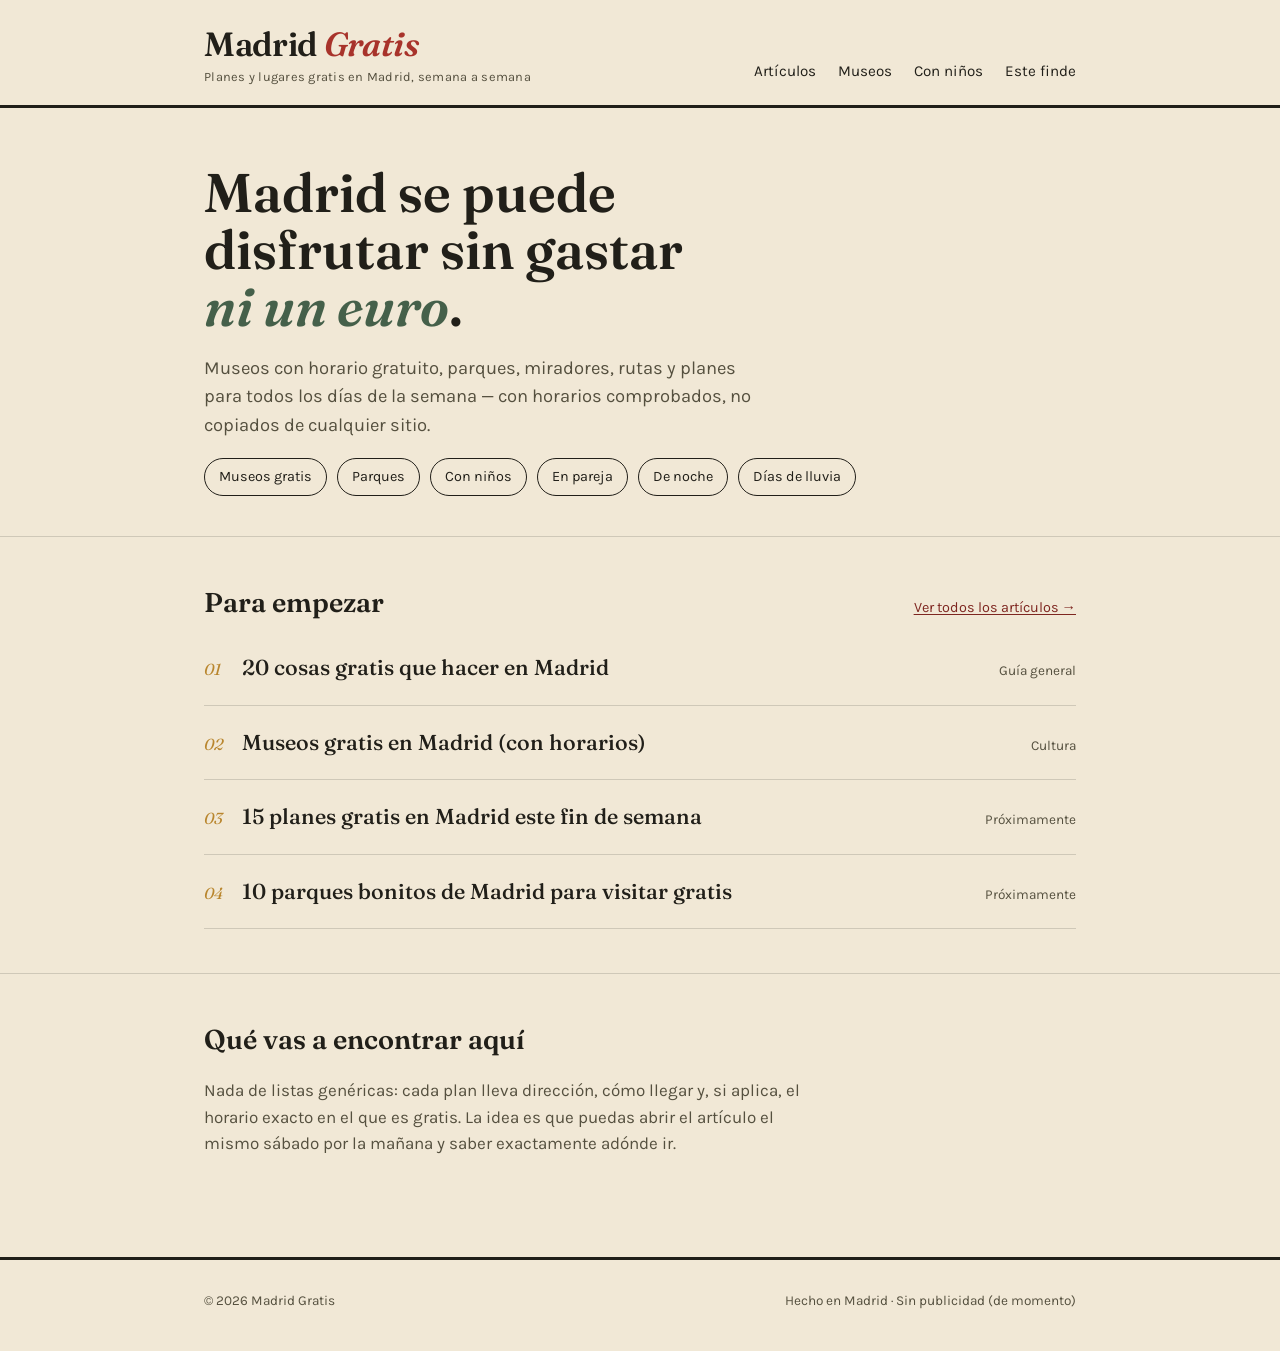
<file: index.html>
<!DOCTYPE html>
<html lang="es">
<head>
<meta charset="UTF-8">
<meta name="viewport" content="width=device-width, initial-scale=1.0">
<title>Madrid Gratis — Planes, lugares y actividades gratis en Madrid</title>
<meta name="description" content="Guía de planes gratis en Madrid: museos, parques, miradores, rutas y actividades para hacer sin gastar ni un euro.">
<link rel="preconnect" href="https://fonts.googleapis.com">
<link href="https://fonts.googleapis.com/css2?family=Fraunces:ital,wght@0,500;0,600;1,500&family=Karla:wght@400;500;700&display=swap" rel="stylesheet">
<link rel="stylesheet" href="css/style.css">
<script async src="https://pagead2.googlesyndication.com/pagead/js/adsbygoogle.js?client=ca-pub-6745430115772287"
     crossorigin="anonymous"></script>
</head>
<body>

<header class="masthead">
  <div class="wrap">
    <div>
      <a href="index.html" class="brand">Madrid <span>Gratis</span></a>
      <div class="kicker">Planes y lugares gratis en Madrid, semana a semana</div>
    </div>
    <nav>
      <a href="articulos.html">Artículos</a>
      <a href="articulos.html#museos">Museos</a>
      <a href="articulos.html#ninos">Con niños</a>
      <a href="articulos.html#finde">Este finde</a>
    </nav>
  </div>
</header>

<section class="hero">
  <div class="wrap">
    <h1>Madrid se puede disfrutar sin gastar <span class="pin">ni un euro</span>.</h1>
    <p>Museos con horario gratuito, parques, miradores, rutas y planes para todos los días de la semana — con horarios comprobados, no copiados de cualquier sitio.</p>
    <div class="cat-row">
      <a href="articulos.html#museos">Museos gratis</a>
      <a href="articulos.html#parques">Parques</a>
      <a href="articulos.html#ninos">Con niños</a>
      <a href="articulos.html#pareja">En pareja</a>
      <a href="articulos.html#noche">De noche</a>
      <a href="articulos.html#lluvia">Días de lluvia</a>
    </div>
  </div>
</section>

<section class="block">
  <div class="wrap">
    <div class="section-head">
      <h2>Para empezar</h2>
      <a class="all" href="articulos.html">Ver todos los artículos →</a>
    </div>
    <ul class="index-list">
      <li>
        <a href="articulos/20-cosas-gratis-que-hacer-en-madrid.html">
          <span class="num">01</span>
          <span class="title">20 cosas gratis que hacer en Madrid</span>
          <span class="tag">Guía general</span>
        </a>
      </li>
      <li>
        <a href="articulos/museos-gratis-en-madrid.html">
          <span class="num">02</span>
          <span class="title">Museos gratis en Madrid (con horarios)</span>
          <span class="tag">Cultura</span>
        </a>
      </li>
      <li>
        <a href="articulos.html">
          <span class="num">03</span>
          <span class="title">15 planes gratis en Madrid este fin de semana</span>
          <span class="tag">Próximamente</span>
        </a>
      </li>
      <li>
        <a href="articulos.html">
          <span class="num">04</span>
          <span class="title">10 parques bonitos de Madrid para visitar gratis</span>
          <span class="tag">Próximamente</span>
        </a>
      </li>
    </ul>
  </div>
</section>

<section class="block line-top">
  <div class="wrap">
    <div class="section-head">
      <h2>Qué vas a encontrar aquí</h2>
    </div>
    <p style="max-width:60ch; color:var(--ink-soft)">
      Nada de listas genéricas: cada plan lleva dirección, cómo llegar y, si aplica,
      el horario exacto en el que es gratis. La idea es que puedas abrir el artículo
      el mismo sábado por la mañana y saber exactamente adónde ir.
    </p>
  </div>
</section>

<footer>
  <div class="wrap">
    <span>© 2026 Madrid Gratis</span>
    <span>Hecho en Madrid · Sin publicidad (de momento)</span>
  </div>
</footer>

</body>
</html>
</file>
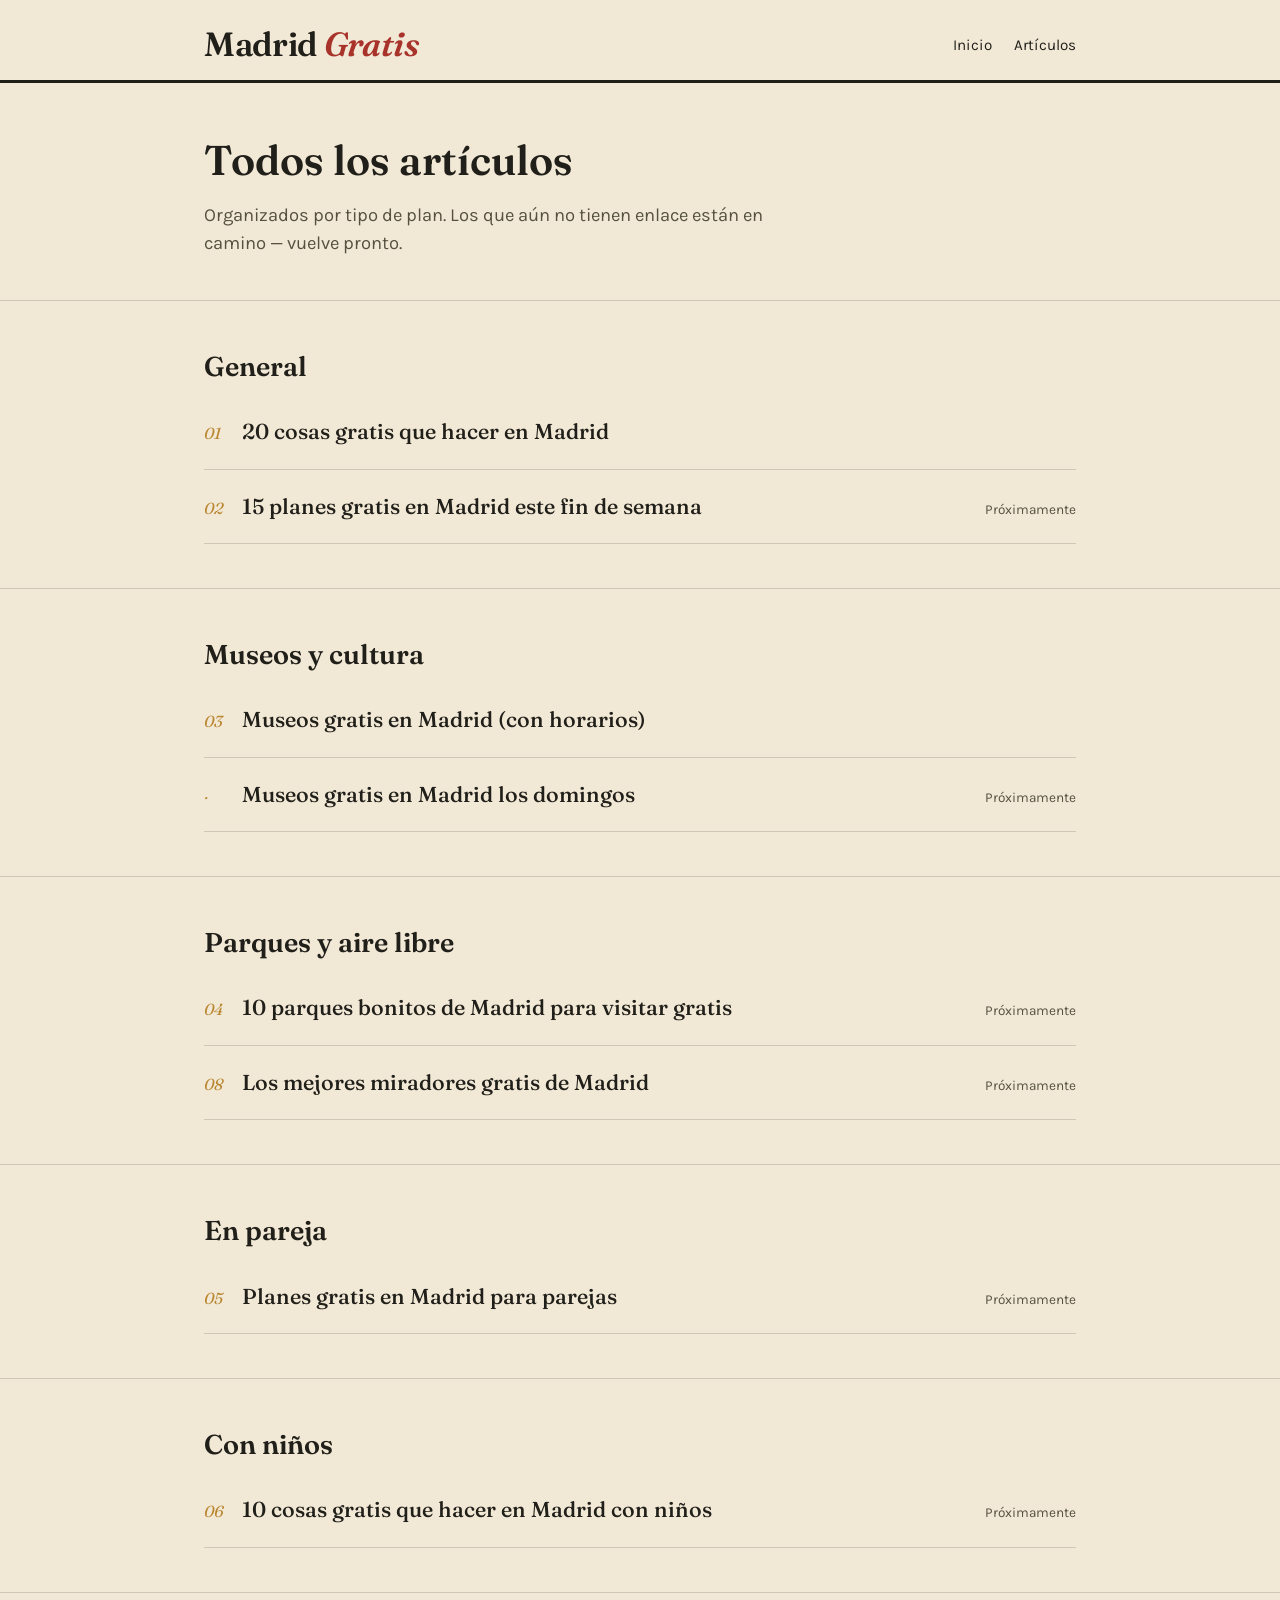
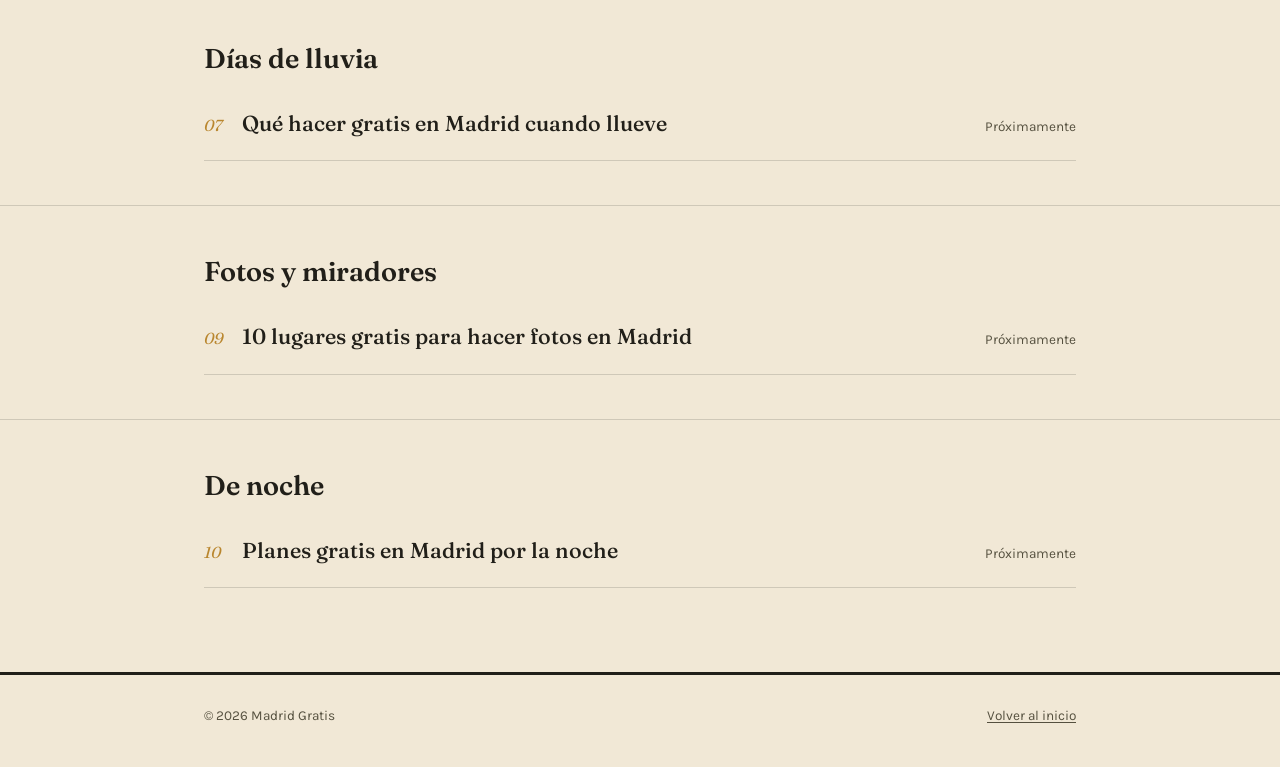
<file: articulos.html>
<!DOCTYPE html>
<html lang="es">
<head>
<meta charset="UTF-8">
<meta name="viewport" content="width=device-width, initial-scale=1.0">
<title>Todos los artículos — Madrid Gratis</title>
<meta name="description" content="Todos los planes y guías gratis de Madrid: museos, parques, niños, pareja, lluvia, miradores, fotos y planes nocturnos.">
<link href="https://fonts.googleapis.com/css2?family=Fraunces:ital,wght@0,500;0,600;1,500&family=Karla:wght@400;500;700&display=swap" rel="stylesheet">
<link rel="stylesheet" href="css/style.css">
<script async src="https://pagead2.googlesyndication.com/pagead/js/adsbygoogle.js?client=ca-pub-6745430115772287"
     crossorigin="anonymous"></script>
</head>
<body>

<header class="masthead">
  <div class="wrap">
    <a href="index.html" class="brand">Madrid <span>Gratis</span></a>
    <nav>
      <a href="index.html">Inicio</a>
      <a href="articulos.html">Artículos</a>
    </nav>
  </div>
</header>

<section class="hero" style="padding-bottom:24px;">
  <div class="wrap">
    <h1 style="max-width:none; font-size:clamp(1.8rem,4vw,2.6rem);">Todos los artículos</h1>
    <p>Organizados por tipo de plan. Los que aún no tienen enlace están en camino — vuelve pronto.</p>
  </div>
</section>

<section class="block" id="general">
  <div class="wrap">
    <div class="section-head"><h2>General</h2></div>
    <ul class="index-list">
      <li><a href="articulos/20-cosas-gratis-que-hacer-en-madrid.html"><span class="num">01</span><span class="title">20 cosas gratis que hacer en Madrid</span><span class="tag"></span></a></li>
      <li><a href="#"><span class="num">02</span><span class="title">15 planes gratis en Madrid este fin de semana</span><span class="tag">Próximamente</span></a></li>
    </ul>
  </div>
</section>

<section class="block line-top" id="museos">
  <div class="wrap">
    <div class="section-head"><h2>Museos y cultura</h2></div>
    <ul class="index-list">
      <li><a href="articulos/museos-gratis-en-madrid.html"><span class="num">03</span><span class="title">Museos gratis en Madrid (con horarios)</span><span class="tag"></span></a></li>
      <li><a href="#"><span class="num">·</span><span class="title">Museos gratis en Madrid los domingos</span><span class="tag">Próximamente</span></a></li>
    </ul>
  </div>
</section>

<section class="block line-top" id="parques">
  <div class="wrap">
    <div class="section-head"><h2>Parques y aire libre</h2></div>
    <ul class="index-list">
      <li><a href="#"><span class="num">04</span><span class="title">10 parques bonitos de Madrid para visitar gratis</span><span class="tag">Próximamente</span></a></li>
      <li><a href="#"><span class="num">08</span><span class="title">Los mejores miradores gratis de Madrid</span><span class="tag">Próximamente</span></a></li>
    </ul>
  </div>
</section>

<section class="block line-top" id="pareja">
  <div class="wrap">
    <div class="section-head"><h2>En pareja</h2></div>
    <ul class="index-list">
      <li><a href="#"><span class="num">05</span><span class="title">Planes gratis en Madrid para parejas</span><span class="tag">Próximamente</span></a></li>
    </ul>
  </div>
</section>

<section class="block line-top" id="ninos">
  <div class="wrap">
    <div class="section-head"><h2>Con niños</h2></div>
    <ul class="index-list">
      <li><a href="#"><span class="num">06</span><span class="title">10 cosas gratis que hacer en Madrid con niños</span><span class="tag">Próximamente</span></a></li>
    </ul>
  </div>
</section>

<section class="block line-top" id="lluvia">
  <div class="wrap">
    <div class="section-head"><h2>Días de lluvia</h2></div>
    <ul class="index-list">
      <li><a href="#"><span class="num">07</span><span class="title">Qué hacer gratis en Madrid cuando llueve</span><span class="tag">Próximamente</span></a></li>
    </ul>
  </div>
</section>

<section class="block line-top" id="fotos">
  <div class="wrap">
    <div class="section-head"><h2>Fotos y miradores</h2></div>
    <ul class="index-list">
      <li><a href="#"><span class="num">09</span><span class="title">10 lugares gratis para hacer fotos en Madrid</span><span class="tag">Próximamente</span></a></li>
    </ul>
  </div>
</section>

<section class="block line-top" id="noche">
  <div class="wrap">
    <div class="section-head"><h2>De noche</h2></div>
    <ul class="index-list">
      <li><a href="#"><span class="num">10</span><span class="title">Planes gratis en Madrid por la noche</span><span class="tag">Próximamente</span></a></li>
    </ul>
  </div>
</section>

<footer>
  <div class="wrap">
    <span>© 2026 Madrid Gratis</span>
    <a href="index.html">Volver al inicio</a>
  </div>
</footer>

</body>
</html>
</file>
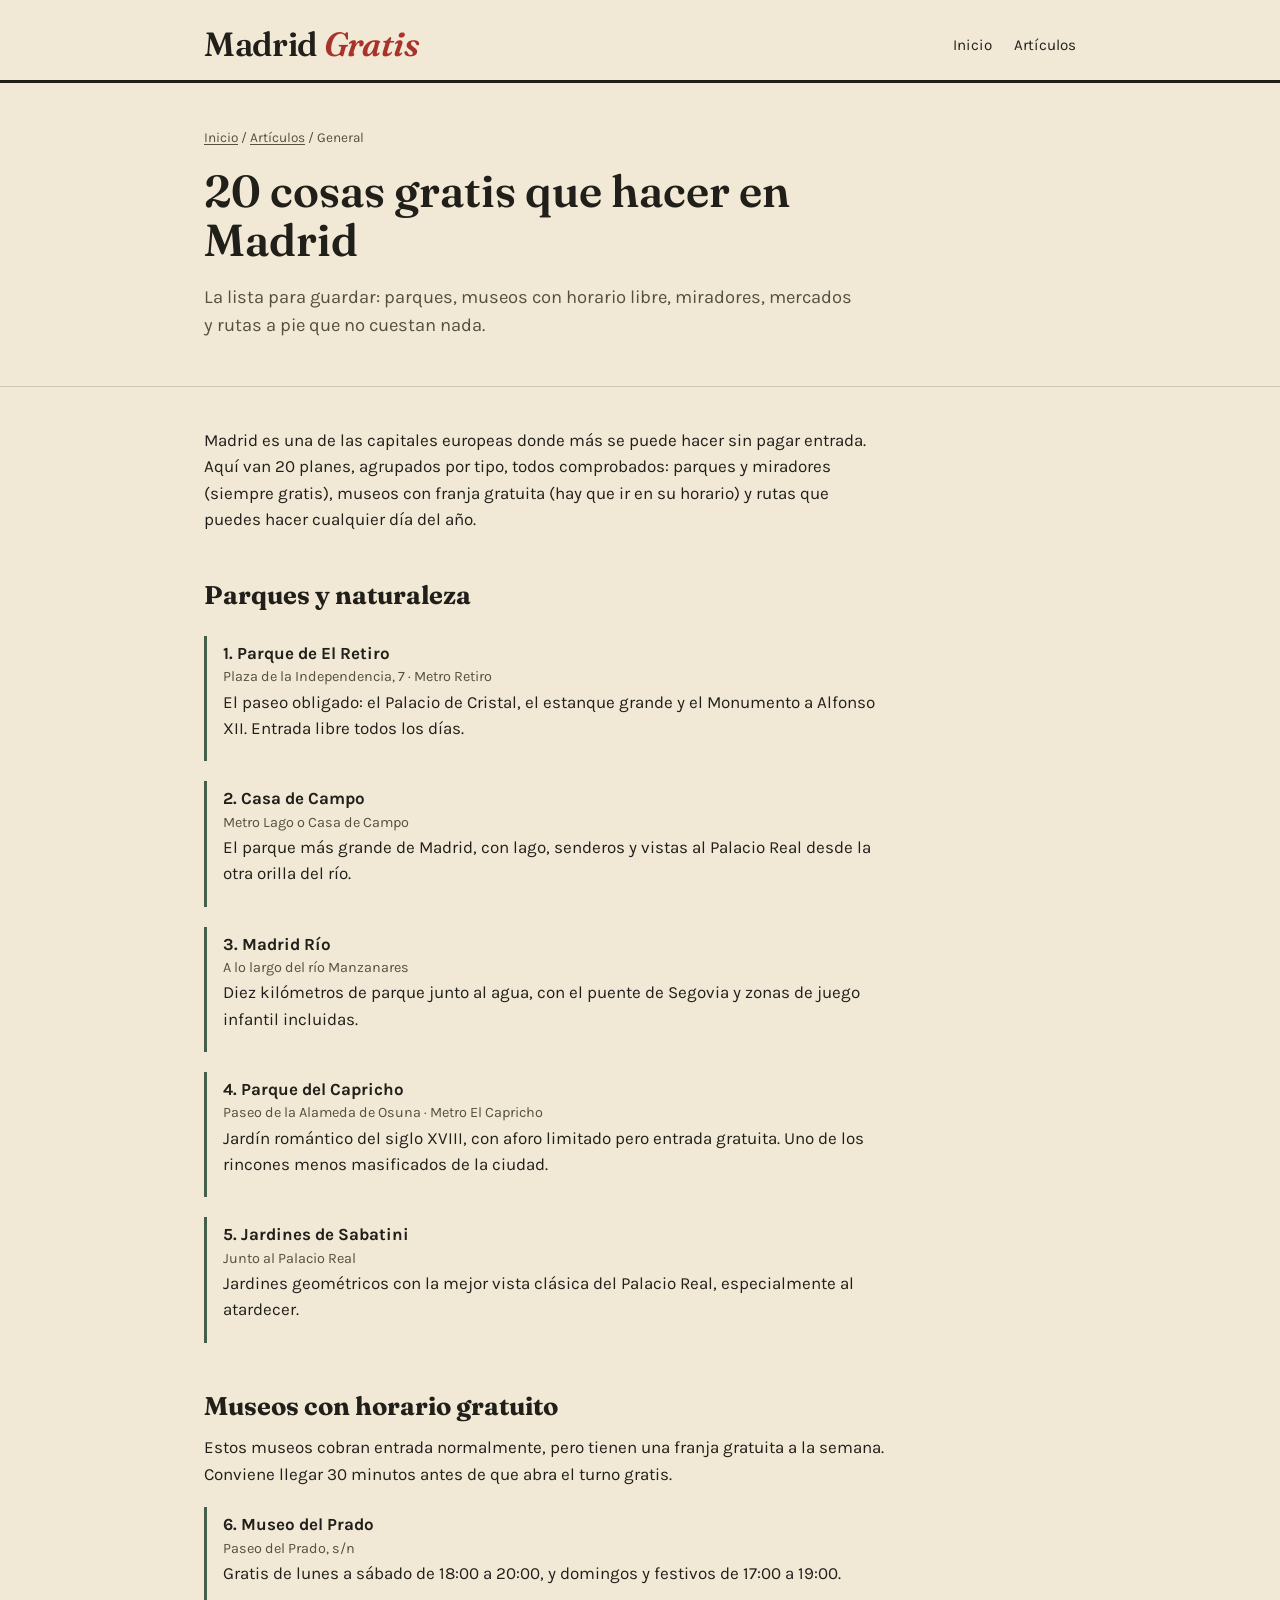
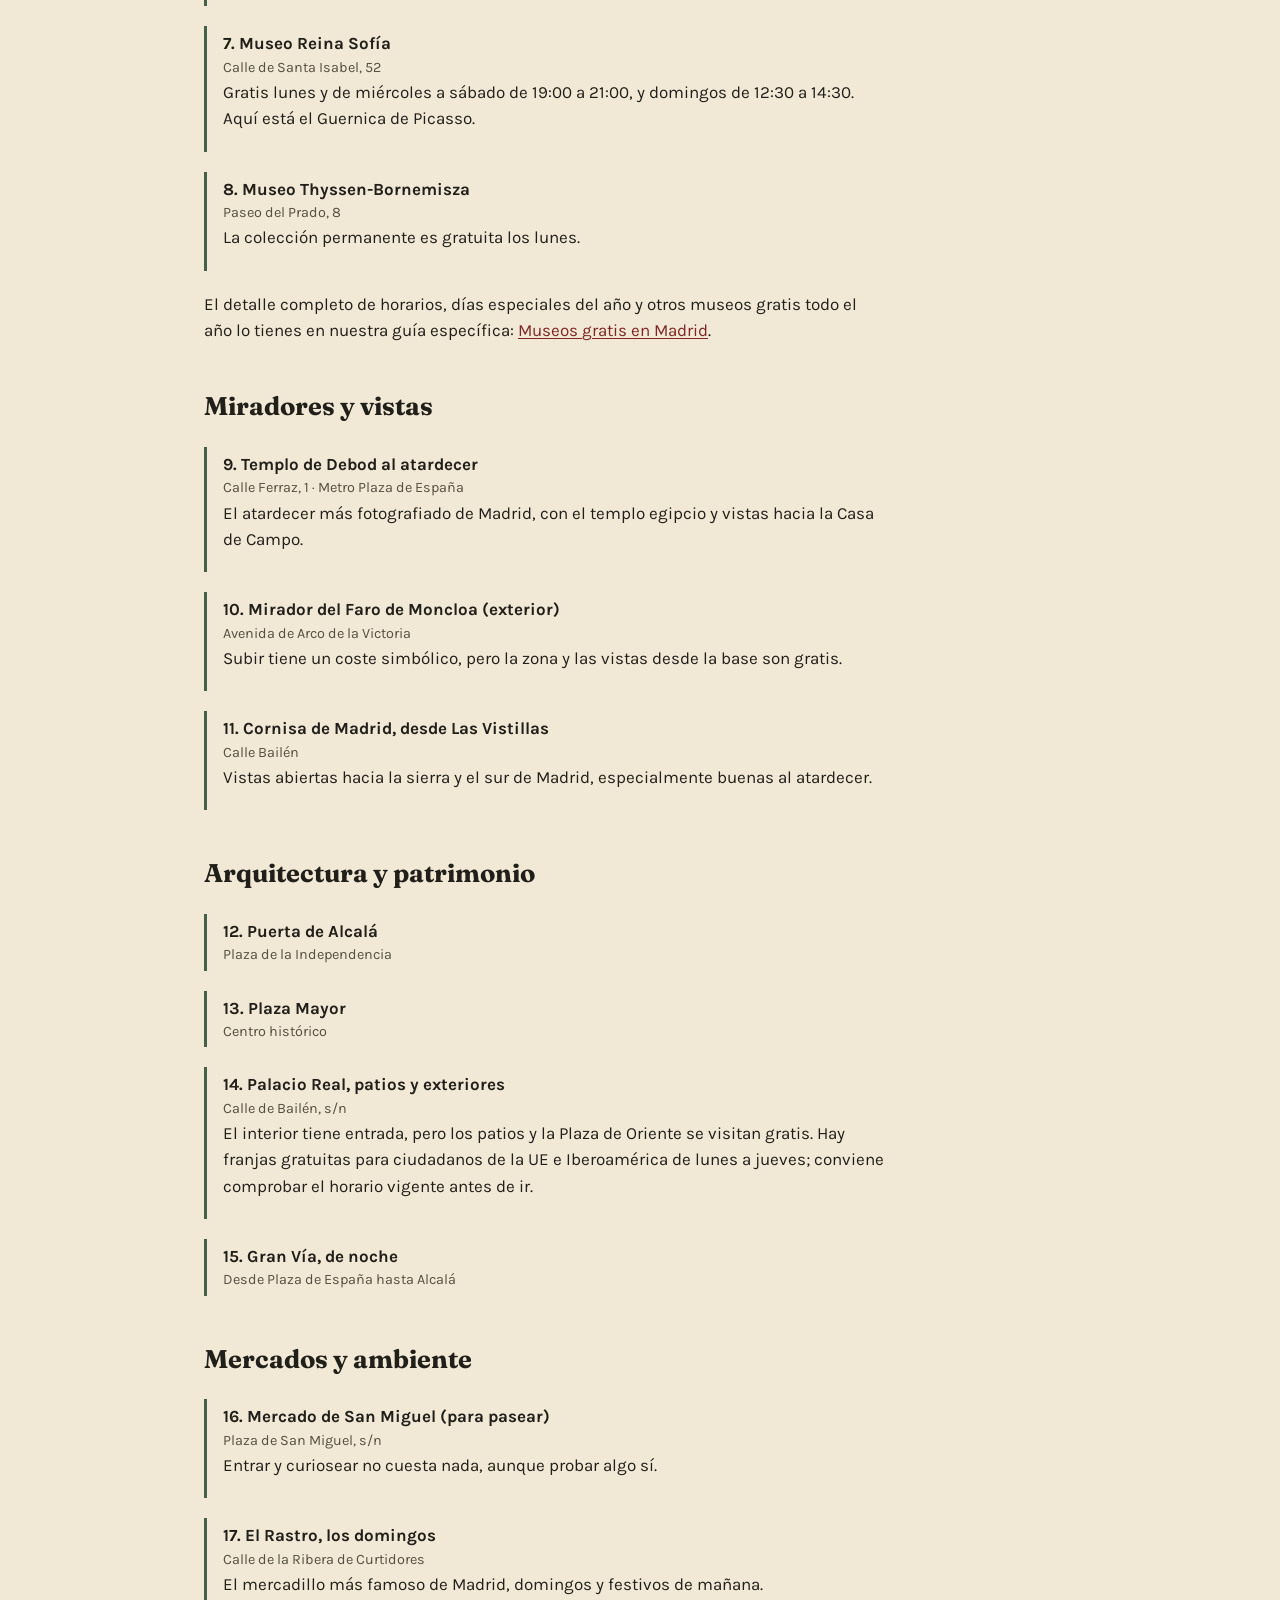
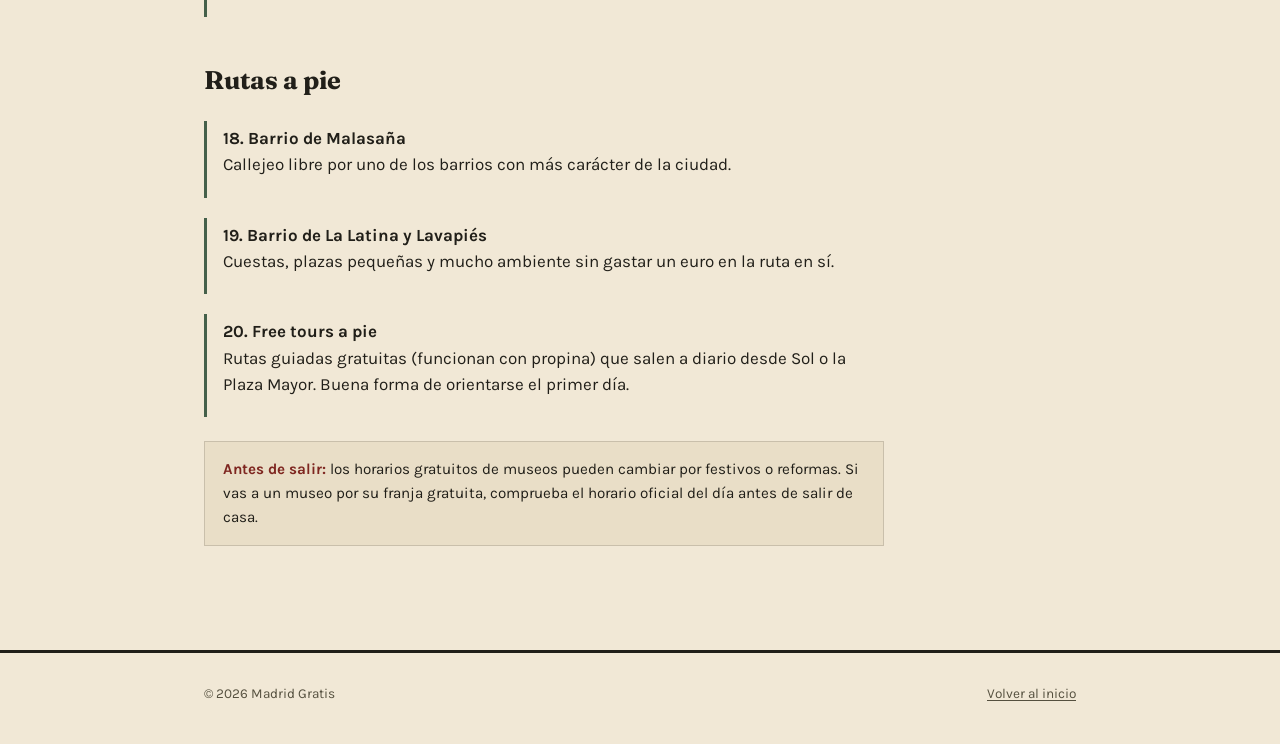
<file: articulos/20-cosas-gratis-que-hacer-en-madrid.html>
<!DOCTYPE html>
<html lang="es">
<head>
<meta charset="UTF-8">
<meta name="viewport" content="width=device-width, initial-scale=1.0">
<title>20 cosas gratis que hacer en Madrid — Madrid Gratis</title>
<meta name="description" content="20 planes gratis en Madrid: parques, museos con horario libre, miradores, mercados, arquitectura y rutas a pie. Con direcciones y horarios.">
<link href="https://fonts.googleapis.com/css2?family=Fraunces:ital,wght@0,500;0,600;1,500&family=Karla:wght@400;500;700&display=swap" rel="stylesheet">
<link rel="stylesheet" href="../css/style.css">
<script async src="https://pagead2.googlesyndication.com/pagead/js/adsbygoogle.js?client=ca-pub-6745430115772287"
     crossorigin="anonymous"></script>
</head>
<body>

<header class="masthead">
  <div class="wrap">
    <a href="../index.html" class="brand">Madrid <span>Gratis</span></a>
    <nav>
      <a href="../index.html">Inicio</a>
      <a href="../articulos.html">Artículos</a>
    </nav>
  </div>
</header>

<article>
  <div class="article-head">
    <div class="wrap">
      <div class="breadcrumb"><a href="../index.html">Inicio</a> / <a href="../articulos.html">Artículos</a> / General</div>
      <h1>20 cosas gratis que hacer en Madrid</h1>
      <p class="dek">La lista para guardar: parques, museos con horario libre, miradores, mercados y rutas a pie que no cuestan nada.</p>
    </div>
  </div>

  <div class="wrap">
    <div class="article-body">

      <p>Madrid es una de las capitales europeas donde más se puede hacer sin pagar entrada. Aquí van 20 planes, agrupados por tipo, todos comprobados: parques y miradores (siempre gratis), museos con franja gratuita (hay que ir en su horario) y rutas que puedes hacer cualquier día del año.</p>

      <h2>Parques y naturaleza</h2>

      <div class="place">
        <strong>1. Parque de El Retiro</strong>
        <div class="meta">Plaza de la Independencia, 7 · Metro Retiro</div>
        <p>El paseo obligado: el Palacio de Cristal, el estanque grande y el Monumento a Alfonso XII. Entrada libre todos los días.</p>
      </div>

      <div class="place">
        <strong>2. Casa de Campo</strong>
        <div class="meta">Metro Lago o Casa de Campo</div>
        <p>El parque más grande de Madrid, con lago, senderos y vistas al Palacio Real desde la otra orilla del río.</p>
      </div>

      <div class="place">
        <strong>3. Madrid Río</strong>
        <div class="meta">A lo largo del río Manzanares</div>
        <p>Diez kilómetros de parque junto al agua, con el puente de Segovia y zonas de juego infantil incluidas.</p>
      </div>

      <div class="place">
        <strong>4. Parque del Capricho</strong>
        <div class="meta">Paseo de la Alameda de Osuna · Metro El Capricho</div>
        <p>Jardín romántico del siglo XVIII, con aforo limitado pero entrada gratuita. Uno de los rincones menos masificados de la ciudad.</p>
      </div>

      <div class="place">
        <strong>5. Jardines de Sabatini</strong>
        <div class="meta">Junto al Palacio Real</div>
        <p>Jardines geométricos con la mejor vista clásica del Palacio Real, especialmente al atardecer.</p>
      </div>

      <h2>Museos con horario gratuito</h2>

      <p>Estos museos cobran entrada normalmente, pero tienen una franja gratuita a la semana. Conviene llegar 30 minutos antes de que abra el turno gratis.</p>

      <div class="place">
        <strong>6. Museo del Prado</strong>
        <div class="meta">Paseo del Prado, s/n</div>
        <p>Gratis de lunes a sábado de 18:00 a 20:00, y domingos y festivos de 17:00 a 19:00.</p>
      </div>

      <div class="place">
        <strong>7. Museo Reina Sofía</strong>
        <div class="meta">Calle de Santa Isabel, 52</div>
        <p>Gratis lunes y de miércoles a sábado de 19:00 a 21:00, y domingos de 12:30 a 14:30. Aquí está el Guernica de Picasso.</p>
      </div>

      <div class="place">
        <strong>8. Museo Thyssen-Bornemisza</strong>
        <div class="meta">Paseo del Prado, 8</div>
        <p>La colección permanente es gratuita los lunes.</p>
      </div>

      <p>El detalle completo de horarios, días especiales del año y otros museos gratis todo el año lo tienes en nuestra guía específica: <a href="museos-gratis-en-madrid.html">Museos gratis en Madrid</a>.</p>

      <h2>Miradores y vistas</h2>

      <div class="place">
        <strong>9. Templo de Debod al atardecer</strong>
        <div class="meta">Calle Ferraz, 1 · Metro Plaza de España</div>
        <p>El atardecer más fotografiado de Madrid, con el templo egipcio y vistas hacia la Casa de Campo.</p>
      </div>

      <div class="place">
        <strong>10. Mirador del Faro de Moncloa (exterior)</strong>
        <div class="meta">Avenida de Arco de la Victoria</div>
        <p>Subir tiene un coste simbólico, pero la zona y las vistas desde la base son gratis.</p>
      </div>

      <div class="place">
        <strong>11. Cornisa de Madrid, desde Las Vistillas</strong>
        <div class="meta">Calle Bailén</div>
        <p>Vistas abiertas hacia la sierra y el sur de Madrid, especialmente buenas al atardecer.</p>
      </div>

      <h2>Arquitectura y patrimonio</h2>

      <div class="place">
        <strong>12. Puerta de Alcalá</strong>
        <div class="meta">Plaza de la Independencia</div>
      </div>

      <div class="place">
        <strong>13. Plaza Mayor</strong>
        <div class="meta">Centro histórico</div>
      </div>

      <div class="place">
        <strong>14. Palacio Real, patios y exteriores</strong>
        <div class="meta">Calle de Bailén, s/n</div>
        <p>El interior tiene entrada, pero los patios y la Plaza de Oriente se visitan gratis. Hay franjas gratuitas para ciudadanos de la UE e Iberoamérica de lunes a jueves; conviene comprobar el horario vigente antes de ir.</p>
      </div>

      <div class="place">
        <strong>15. Gran Vía, de noche</strong>
        <div class="meta">Desde Plaza de España hasta Alcalá</div>
      </div>

      <h2>Mercados y ambiente</h2>

      <div class="place">
        <strong>16. Mercado de San Miguel (para pasear)</strong>
        <div class="meta">Plaza de San Miguel, s/n</div>
        <p>Entrar y curiosear no cuesta nada, aunque probar algo sí.</p>
      </div>

      <div class="place">
        <strong>17. El Rastro, los domingos</strong>
        <div class="meta">Calle de la Ribera de Curtidores</div>
        <p>El mercadillo más famoso de Madrid, domingos y festivos de mañana.</p>
      </div>

      <h2>Rutas a pie</h2>

      <div class="place">
        <strong>18. Barrio de Malasaña</strong>
        <p>Callejeo libre por uno de los barrios con más carácter de la ciudad.</p>
      </div>

      <div class="place">
        <strong>19. Barrio de La Latina y Lavapiés</strong>
        <p>Cuestas, plazas pequeñas y mucho ambiente sin gastar un euro en la ruta en sí.</p>
      </div>

      <div class="place">
        <strong>20. Free tours a pie</strong>
        <p>Rutas guiadas gratuitas (funcionan con propina) que salen a diario desde Sol o la Plaza Mayor. Buena forma de orientarse el primer día.</p>
      </div>

      <div class="note">
        <strong>Antes de salir:</strong> los horarios gratuitos de museos pueden cambiar por festivos o reformas. Si vas a un museo por su franja gratuita, comprueba el horario oficial del día antes de salir de casa.
      </div>

    </div>
  </div>
</article>

<footer>
  <div class="wrap">
    <span>© 2026 Madrid Gratis</span>
    <a href="../index.html">Volver al inicio</a>
  </div>
</footer>

</body>
</html>
</file>
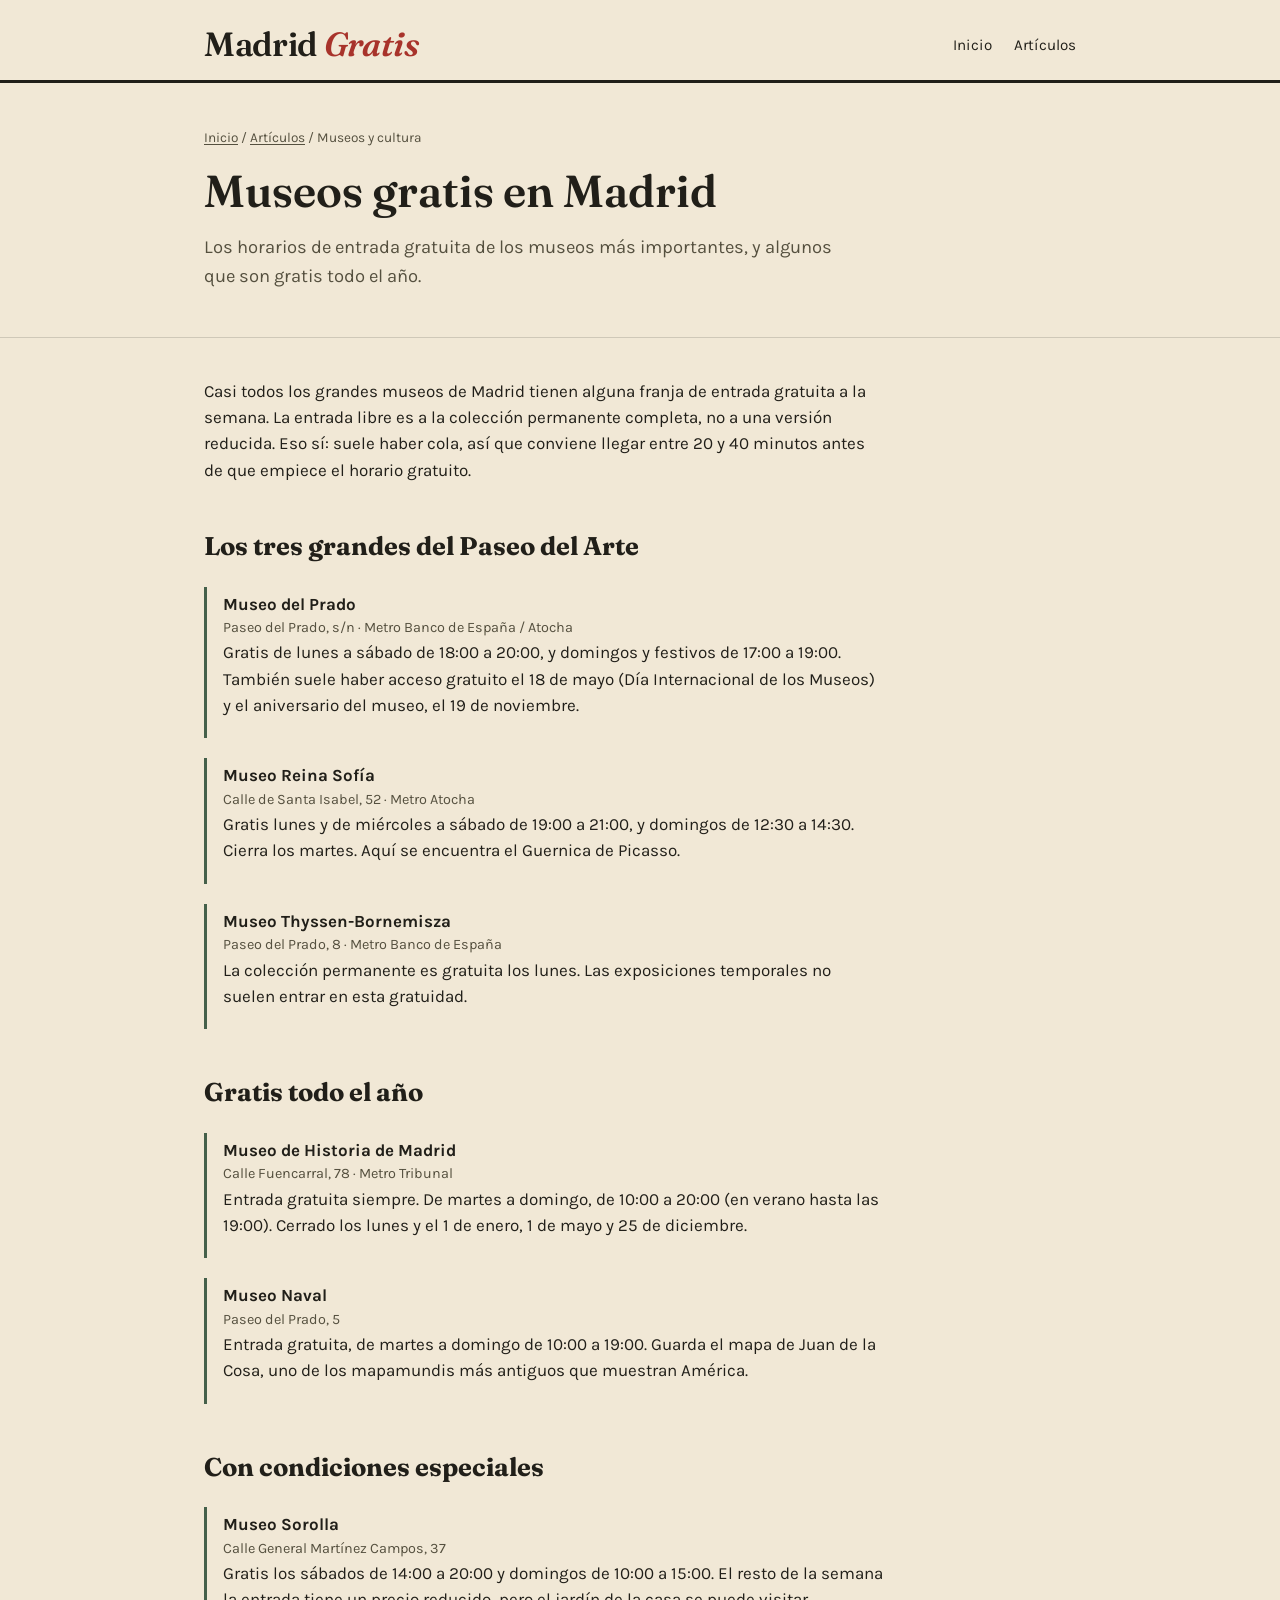
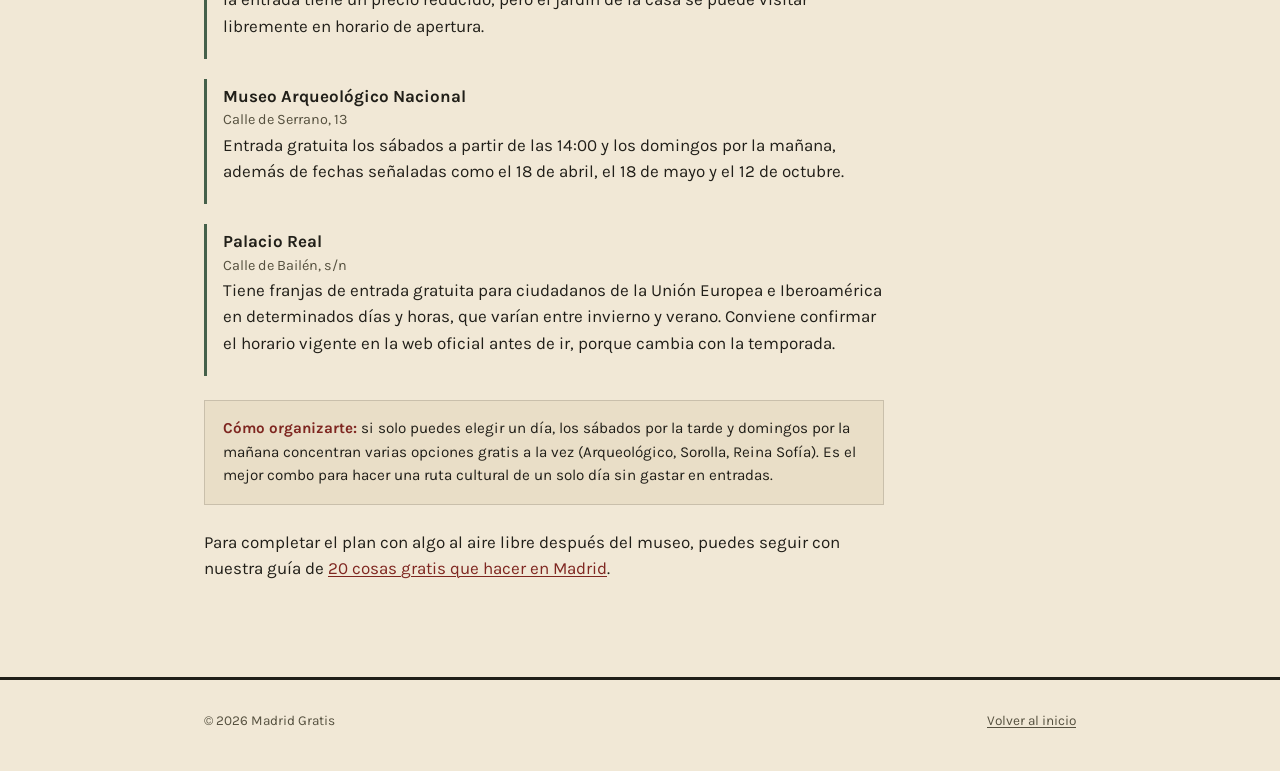
<file: articulos/museos-gratis-en-madrid.html>
<!DOCTYPE html>
<html lang="es">
<head>
<meta charset="UTF-8">
<meta name="viewport" content="width=device-width, initial-scale=1.0">
<title>Museos gratis en Madrid: horarios actualizados — Madrid Gratis</title>
<meta name="description" content="Guía de museos gratis en Madrid: Prado, Reina Sofía, Thyssen, Sorolla y más, con los horarios de entrada gratuita actualizados.">
<link href="https://fonts.googleapis.com/css2?family=Fraunces:ital,wght@0,500;0,600;1,500&family=Karla:wght@400;500;700&display=swap" rel="stylesheet">
<link rel="stylesheet" href="../css/style.css">
<script async src="https://pagead2.googlesyndication.com/pagead/js/adsbygoogle.js?client=ca-pub-6745430115772287"
     crossorigin="anonymous"></script>
</head>
<body>

<header class="masthead">
  <div class="wrap">
    <a href="../index.html" class="brand">Madrid <span>Gratis</span></a>
    <nav>
      <a href="../index.html">Inicio</a>
      <a href="../articulos.html">Artículos</a>
    </nav>
  </div>
</header>

<article>
  <div class="article-head">
    <div class="wrap">
      <div class="breadcrumb"><a href="../index.html">Inicio</a> / <a href="../articulos.html">Artículos</a> / Museos y cultura</div>
      <h1>Museos gratis en Madrid</h1>
      <p class="dek">Los horarios de entrada gratuita de los museos más importantes, y algunos que son gratis todo el año.</p>
    </div>
  </div>

  <div class="wrap">
    <div class="article-body">

      <p>Casi todos los grandes museos de Madrid tienen alguna franja de entrada gratuita a la semana. La entrada libre es a la colección permanente completa, no a una versión reducida. Eso sí: suele haber cola, así que conviene llegar entre 20 y 40 minutos antes de que empiece el horario gratuito.</p>

      <h2>Los tres grandes del Paseo del Arte</h2>

      <div class="place">
        <strong>Museo del Prado</strong>
        <div class="meta">Paseo del Prado, s/n · Metro Banco de España / Atocha</div>
        <p>Gratis de lunes a sábado de 18:00 a 20:00, y domingos y festivos de 17:00 a 19:00. También suele haber acceso gratuito el 18 de mayo (Día Internacional de los Museos) y el aniversario del museo, el 19 de noviembre.</p>
      </div>

      <div class="place">
        <strong>Museo Reina Sofía</strong>
        <div class="meta">Calle de Santa Isabel, 52 · Metro Atocha</div>
        <p>Gratis lunes y de miércoles a sábado de 19:00 a 21:00, y domingos de 12:30 a 14:30. Cierra los martes. Aquí se encuentra el Guernica de Picasso.</p>
      </div>

      <div class="place">
        <strong>Museo Thyssen-Bornemisza</strong>
        <div class="meta">Paseo del Prado, 8 · Metro Banco de España</div>
        <p>La colección permanente es gratuita los lunes. Las exposiciones temporales no suelen entrar en esta gratuidad.</p>
      </div>

      <h2>Gratis todo el año</h2>

      <div class="place">
        <strong>Museo de Historia de Madrid</strong>
        <div class="meta">Calle Fuencarral, 78 · Metro Tribunal</div>
        <p>Entrada gratuita siempre. De martes a domingo, de 10:00 a 20:00 (en verano hasta las 19:00). Cerrado los lunes y el 1 de enero, 1 de mayo y 25 de diciembre.</p>
      </div>

      <div class="place">
        <strong>Museo Naval</strong>
        <div class="meta">Paseo del Prado, 5</div>
        <p>Entrada gratuita, de martes a domingo de 10:00 a 19:00. Guarda el mapa de Juan de la Cosa, uno de los mapamundis más antiguos que muestran América.</p>
      </div>

      <h2>Con condiciones especiales</h2>

      <div class="place">
        <strong>Museo Sorolla</strong>
        <div class="meta">Calle General Martínez Campos, 37</div>
        <p>Gratis los sábados de 14:00 a 20:00 y domingos de 10:00 a 15:00. El resto de la semana la entrada tiene un precio reducido, pero el jardín de la casa se puede visitar libremente en horario de apertura.</p>
      </div>

      <div class="place">
        <strong>Museo Arqueológico Nacional</strong>
        <div class="meta">Calle de Serrano, 13</div>
        <p>Entrada gratuita los sábados a partir de las 14:00 y los domingos por la mañana, además de fechas señaladas como el 18 de abril, el 18 de mayo y el 12 de octubre.</p>
      </div>

      <div class="place">
        <strong>Palacio Real</strong>
        <div class="meta">Calle de Bailén, s/n</div>
        <p>Tiene franjas de entrada gratuita para ciudadanos de la Unión Europea e Iberoamérica en determinados días y horas, que varían entre invierno y verano. Conviene confirmar el horario vigente en la web oficial antes de ir, porque cambia con la temporada.</p>
      </div>

      <div class="note">
        <strong>Cómo organizarte:</strong> si solo puedes elegir un día, los sábados por la tarde y domingos por la mañana concentran varias opciones gratis a la vez (Arqueológico, Sorolla, Reina Sofía). Es el mejor combo para hacer una ruta cultural de un solo día sin gastar en entradas.
      </div>

      <p>Para completar el plan con algo al aire libre después del museo, puedes seguir con nuestra guía de <a href="20-cosas-gratis-que-hacer-en-madrid.html">20 cosas gratis que hacer en Madrid</a>.</p>

    </div>
  </div>
</article>

<footer>
  <div class="wrap">
    <span>© 2026 Madrid Gratis</span>
    <a href="../index.html">Volver al inicio</a>
  </div>
</footer>

</body>
</html>
</file>
<file: css/style.css>
/* ==========================================================================
   Madrid Gratis — estilos principales
   Paleta: papel envejecido + rojo madroño + verde Retiro + oro farola
   Tipografía: Fraunces (titulares) + Karla (texto)
   ========================================================================== */

:root {
  --paper: #F1E8D6;
  --paper-soft: #E9DEC7;
  --ink: #211F19;
  --ink-soft: #55503F;
  --red: #A8332B;
  --red-dark: #7E2620;
  --green: #45604A;
  --gold: #B9862E;
  --line: rgba(33, 31, 25, 0.16);

  --serif: "Fraunces", Georgia, serif;
  --sans: "Karla", "Helvetica Neue", Arial, sans-serif;

  --max-w: 920px;
}

@font-face {
  font-family: "Fraunces";
  src: local("Fraunces");
}

* { box-sizing: border-box; }

html {
  scroll-behavior: smooth;
}

body {
  margin: 0;
  background: var(--paper);
  color: var(--ink);
  font-family: var(--sans);
  font-size: 17px;
  line-height: 1.55;
  -webkit-font-smoothing: antialiased;
}

img { max-width: 100%; display: block; }

a { color: var(--red-dark); text-decoration-thickness: 1px; text-underline-offset: 2px; }
a:hover { color: var(--red); }

.wrap {
  max-width: var(--max-w);
  margin: 0 auto;
  padding: 0 24px;
}

/* ---------- Cabecera / masthead ---------- */

.masthead {
  border-bottom: 3px solid var(--ink);
  padding: 28px 0 18px;
}

.masthead .wrap {
  display: flex;
  justify-content: space-between;
  align-items: flex-end;
  flex-wrap: wrap;
  gap: 12px;
}

.masthead .brand {
  font-family: var(--serif);
  font-weight: 600;
  font-size: 2.1rem;
  letter-spacing: -0.01em;
  color: var(--ink);
  text-decoration: none;
  line-height: 1;
}

.masthead .brand span {
  color: var(--red);
  font-style: italic;
}

.masthead nav {
  display: flex;
  gap: 22px;
  font-size: 0.95rem;
}

.masthead nav a {
  color: var(--ink);
  text-decoration: none;
  border-bottom: 2px solid transparent;
  padding-bottom: 2px;
}

.masthead nav a:hover {
  border-bottom-color: var(--red);
}

.masthead .kicker {
  font-size: 0.8rem;
  color: var(--ink-soft);
  letter-spacing: 0.02em;
  margin-top: 4px;
}

/* ---------- Hero ---------- */

.hero {
  padding: 56px 0 40px;
  border-bottom: 1px solid var(--line);
}

.hero h1 {
  font-family: var(--serif);
  font-weight: 600;
  font-size: clamp(2.2rem, 5vw, 3.4rem);
  line-height: 1.05;
  margin: 0 0 18px;
  max-width: 14ch;
}

.hero p {
  max-width: 52ch;
  color: var(--ink-soft);
  font-size: 1.15rem;
}

.hero .pin {
  display: inline-block;
  color: var(--green);
  font-family: var(--serif);
  font-style: italic;
}

/* ---------- Listado / índice de artículos ---------- */

.index-list {
  list-style: none;
  margin: 0;
  padding: 0;
}

.index-list li {
  border-bottom: 1px solid var(--line);
}

.index-list a {
  display: flex;
  align-items: baseline;
  gap: 18px;
  padding: 20px 0;
  text-decoration: none;
  color: var(--ink);
}

.index-list .num {
  font-family: var(--serif);
  font-style: italic;
  color: var(--gold);
  font-size: 1rem;
  width: 2ch;
  flex-shrink: 0;
}

.index-list .title {
  font-family: var(--serif);
  font-size: 1.35rem;
  font-weight: 500;
  flex: 1;
}

.index-list .tag {
  font-size: 0.85rem;
  color: var(--ink-soft);
  white-space: nowrap;
}

.index-list a:hover .title { color: var(--red-dark); }

section.block { padding: 44px 0; }
section.block.line-top { border-top: 1px solid var(--line); }

.section-head {
  display: flex;
  align-items: baseline;
  justify-content: space-between;
  margin-bottom: 8px;
}

.section-head h2 {
  font-family: var(--serif);
  font-weight: 600;
  font-size: 1.7rem;
  margin: 0;
}

.section-head a.all {
  font-size: 0.9rem;
}

/* ---------- Categorías (chips) ---------- */

.cat-row {
  display: flex;
  flex-wrap: wrap;
  gap: 10px;
  margin: 18px 0 0;
}

.cat-row a {
  border: 1px solid var(--ink);
  padding: 7px 14px;
  border-radius: 100px;
  font-size: 0.9rem;
  text-decoration: none;
  color: var(--ink);
}

.cat-row a:hover {
  background: var(--ink);
  color: var(--paper);
}

/* ---------- Artículo ---------- */

.article-head {
  padding: 44px 0 28px;
  border-bottom: 1px solid var(--line);
}

.breadcrumb {
  font-size: 0.85rem;
  color: var(--ink-soft);
  margin-bottom: 18px;
}

.breadcrumb a { color: var(--ink-soft); }

.article-head h1 {
  font-family: var(--serif);
  font-weight: 600;
  font-size: clamp(2rem, 4.5vw, 2.8rem);
  line-height: 1.1;
  margin: 0 0 14px;
  max-width: 22ch;
}

.article-head .dek {
  color: var(--ink-soft);
  font-size: 1.15rem;
  max-width: 60ch;
}

.article-body {
  max-width: 68ch;
  padding: 40px 0;
}

.article-body h2 {
  font-family: var(--serif);
  font-size: 1.6rem;
  margin: 44px 0 8px;
}

.article-body h3 {
  font-family: var(--serif);
  font-style: italic;
  font-size: 1.2rem;
  margin: 28px 0 4px;
  color: var(--red-dark);
}

.article-body p { margin: 0 0 16px; }

.article-body ul, .article-body ol {
  padding-left: 22px;
  margin: 0 0 16px;
}

.place {
  border-left: 3px solid var(--green);
  padding: 4px 0 4px 16px;
  margin: 20px 0;
}

.place .meta {
  font-size: 0.9rem;
  color: var(--ink-soft);
}

.note {
  background: var(--paper-soft);
  border: 1px solid var(--line);
  padding: 16px 18px;
  font-size: 0.95rem;
  margin: 24px 0;
}

.note strong { color: var(--red-dark); }

/* ---------- Footer ---------- */

footer {
  border-top: 3px solid var(--ink);
  padding: 30px 0 40px;
  margin-top: 40px;
}

footer .wrap {
  display: flex;
  justify-content: space-between;
  flex-wrap: wrap;
  gap: 12px;
  font-size: 0.85rem;
  color: var(--ink-soft);
}

footer a { color: var(--ink-soft); }

@media (max-width: 640px) {
  .masthead .wrap { flex-direction: column; align-items: flex-start; }
  .index-list a { flex-wrap: wrap; }
}
</file>
